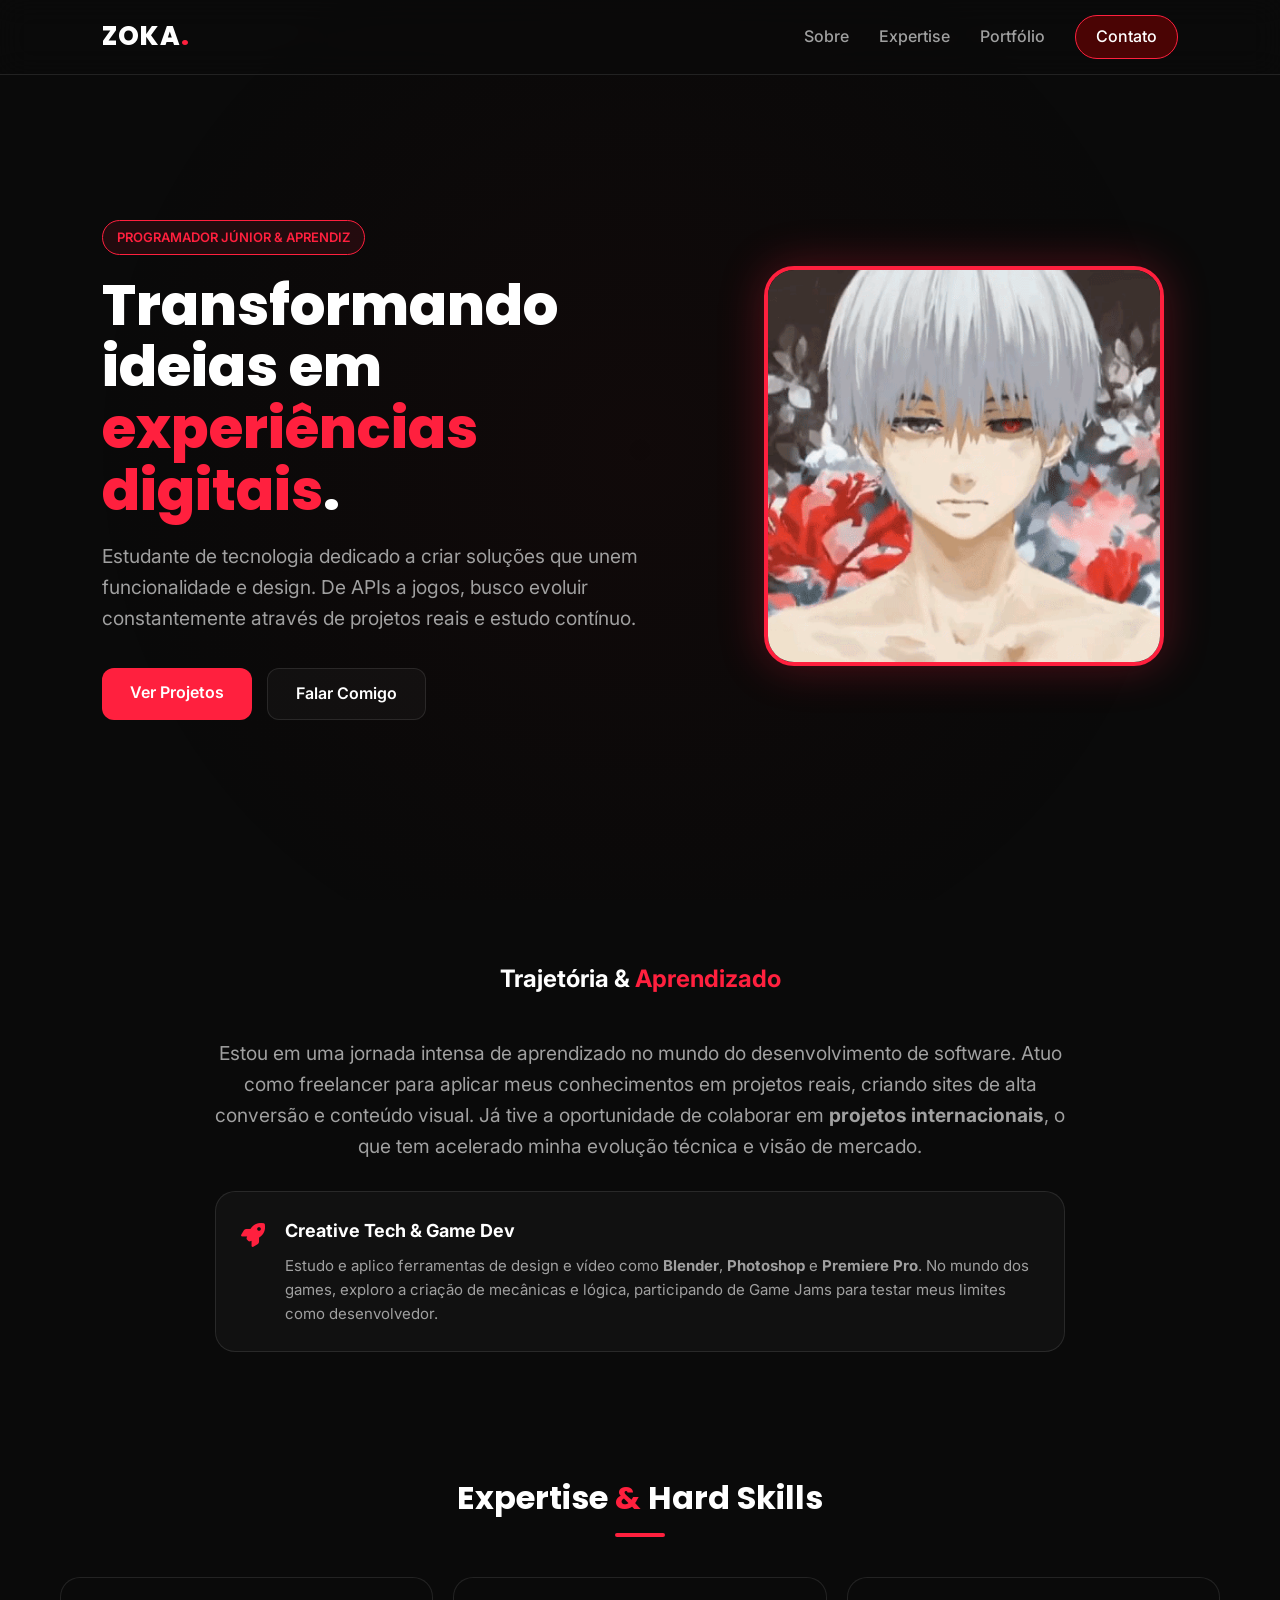
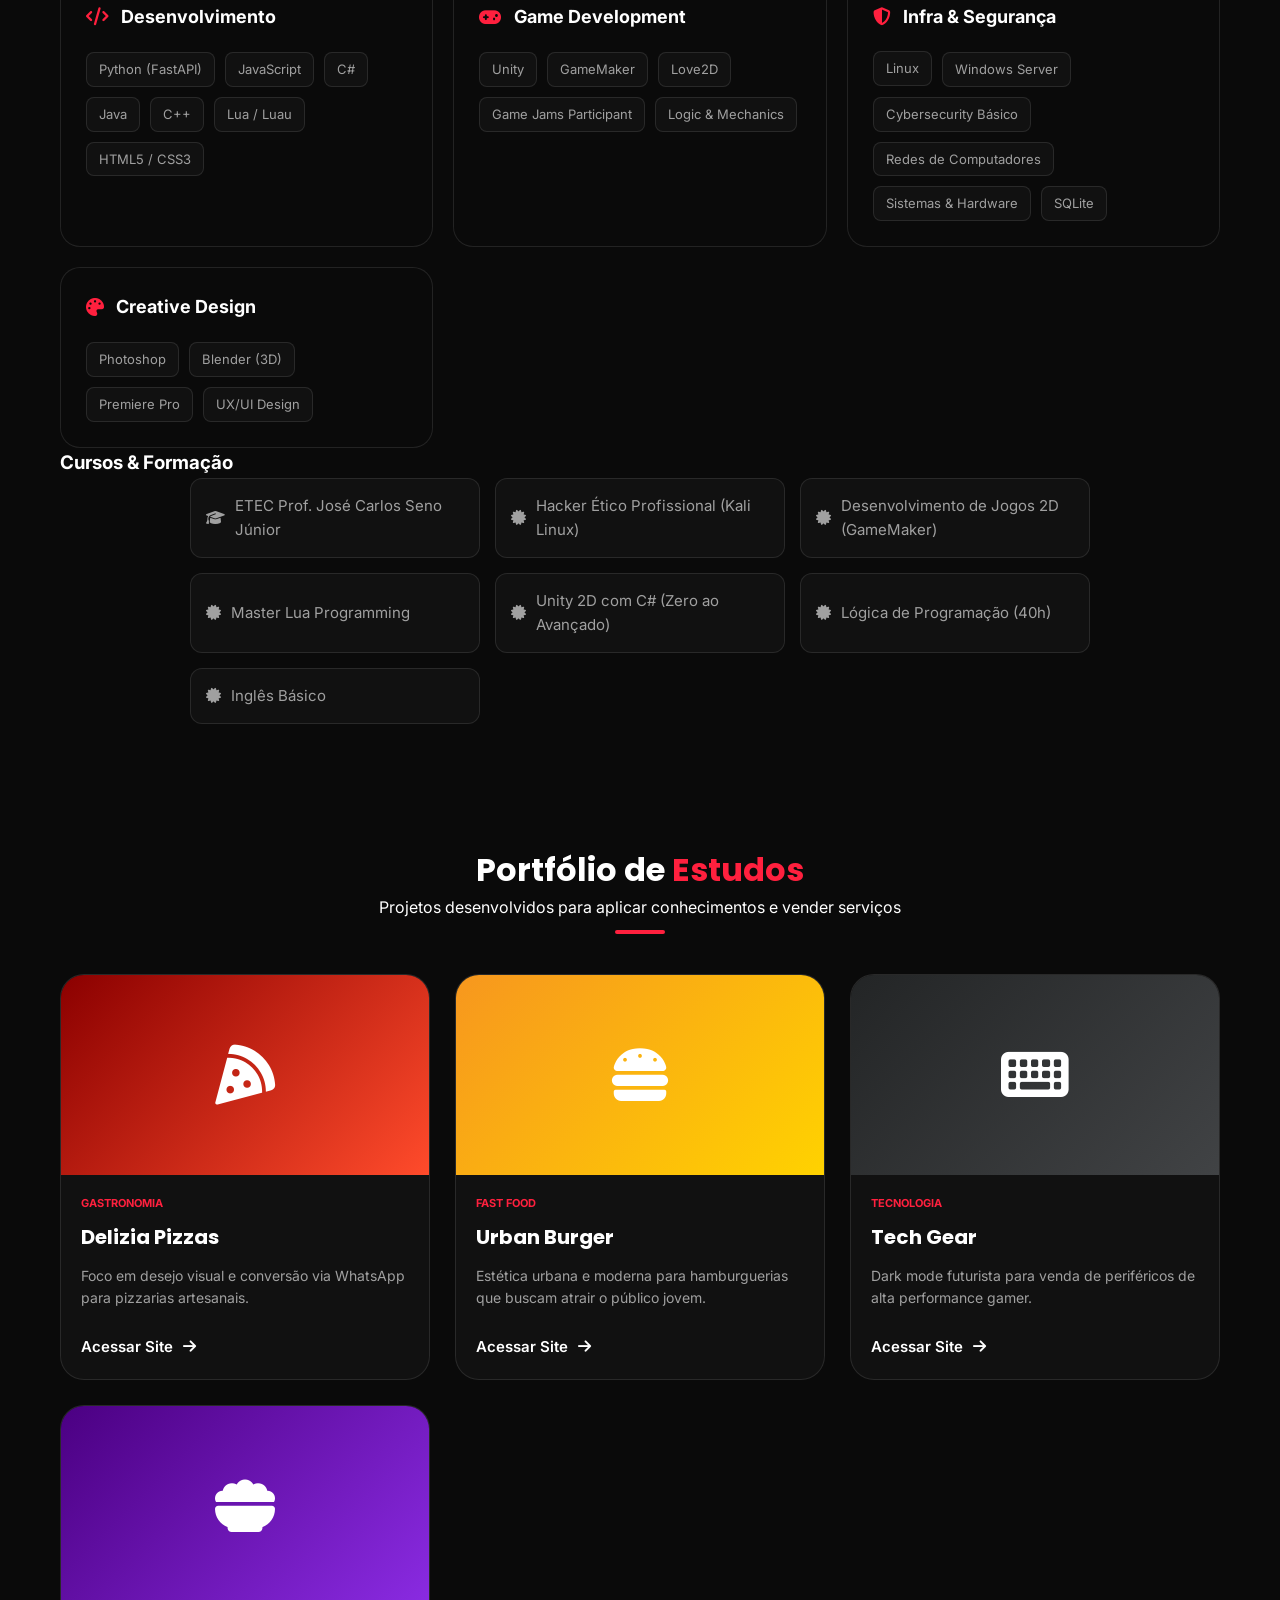
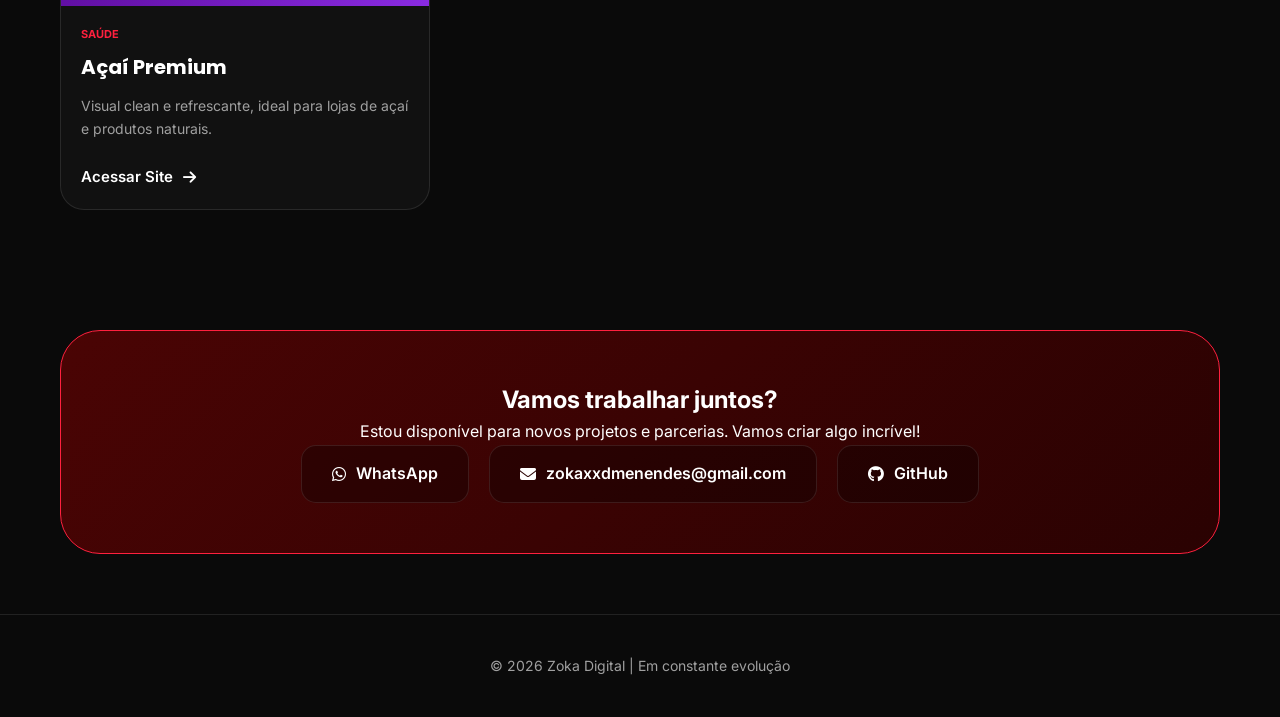
<file: index.html>
<!DOCTYPE html>
<html lang="pt-br">
<head>
    <meta charset="UTF-8">
    <title>Redirecionando...</title>
    
    <meta http-equiv="refresh" content="0; url=ZokaHub/index.html">
    <script>
        
        window.location.href = "ZokaHub/index.html";
    </script>
</head>
<body style="background-color: #0a0a0a; color: white; font-family: sans-serif; display: flex; justify-content: center; align-align: center; height: 100vh; margin: 0;">
    <p>Carregando portfólio...</p>
</body>
</html>
</file>
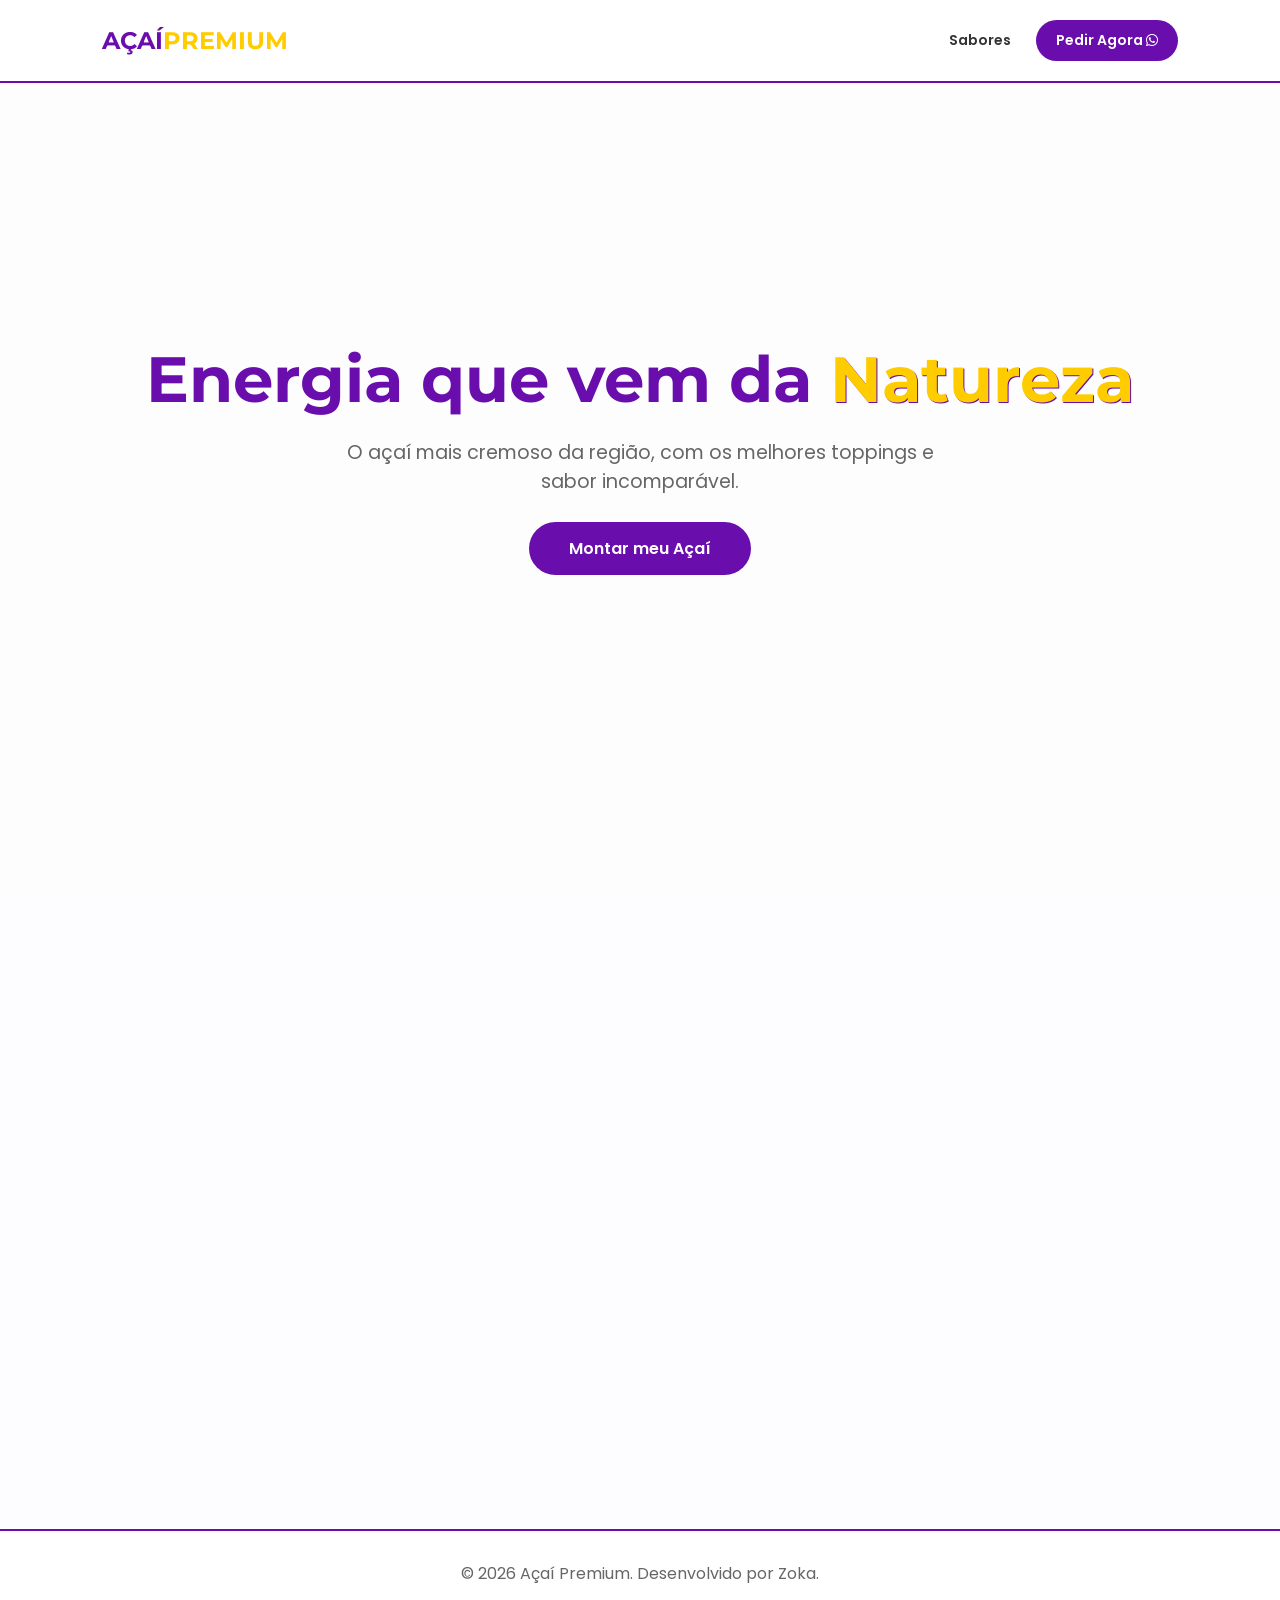
<file: acai/index.html>
<!DOCTYPE html>
<html lang="pt-br">
<head>
    <meta charset="UTF-8">
    <meta name="viewport" content="width=device-width, initial-scale=1.0">
    <title>Açaí Premium | Energia Natural</title>
    <link rel="stylesheet" href="style.css">
    <link href="https://fonts.googleapis.com/css2?family=Poppins:wght@300;400;600;700&family=Montserrat:wght@700&display=swap" rel="stylesheet">
    <link rel="stylesheet" href="https://cdnjs.cloudflare.com/ajax/libs/font-awesome/6.4.0/css/all.min.css">
    <link href="https://unpkg.com/aos@2.3.1/dist/aos.css" rel="stylesheet">
</head>
<body>
    <nav>
        <div class="logo">AÇAÍ<span>PREMIUM</span></div>
        <div class="nav-links">
            <a href="#menu">Sabores</a>
            <a href="https://wa.me/5562998443798" class="btn-order">Pedir Agora <i class="fa-brands fa-whatsapp"></i></a>
        </div>
    </nav>

    <header>
        <div class="hero-content" data-aos="fade-up">
            <h1>Energia que vem da <span class="highlight">Natureza</span></h1>
            <p>O açaí mais cremoso da região, com os melhores toppings e sabor incomparável.</p>
            <a href="#menu" class="btn-main">Montar meu Açaí</a>
        </div>
    </header>

    <section id="menu">
        <div class="section-title" data-aos="fade-up">
            <h2>Nossas Combinações</h2>
            <div class="line"></div>
        </div>
        <div class="menu-grid">
            <div class="menu-item" data-aos="zoom-in">
                <div class="product-icon acai-bg"><i class="fa-solid fa-bowl-food"></i></div>
                <h3>Energy Mix</h3>
                <p>Açaí, banana, granola, mel e whey protein.</p>
                <span class="price">R$ 22,00</span>
            </div>
            <div class="menu-item" data-aos="zoom-in" data-aos-delay="100">
                <div class="product-icon acai-bg"><i class="fa-solid fa-bowl-food"></i></div>
                <h3>Tropical Paradise</h3>
                <p>Açaí, morango, manga, kiwi e leite condensdo.</p>
                <span class="price">R$ 25,00</span>
            </div>
            <div class="menu-item" data-aos="zoom-in" data-aos-delay="200">
                <div class="product-icon acai-bg"><i class="fa-solid fa-bowl-food"></i></div>
                <h3>Choco-Love</h3>
                <p>Açaí, Nutella, morango e granulado belga.</p>
                <span class="price">R$ 28,00</span>
            </div>
        </div>
    </section>

    <footer>
        <p>&copy; 2026 Açaí Premium. Desenvolvido por Zoka.</p>
    </footer>

    <script src="https://unpkg.com/aos@2.3.1/dist/aos.js"></script>
    <script>AOS.init();</script>
</body>
</html>
</file>
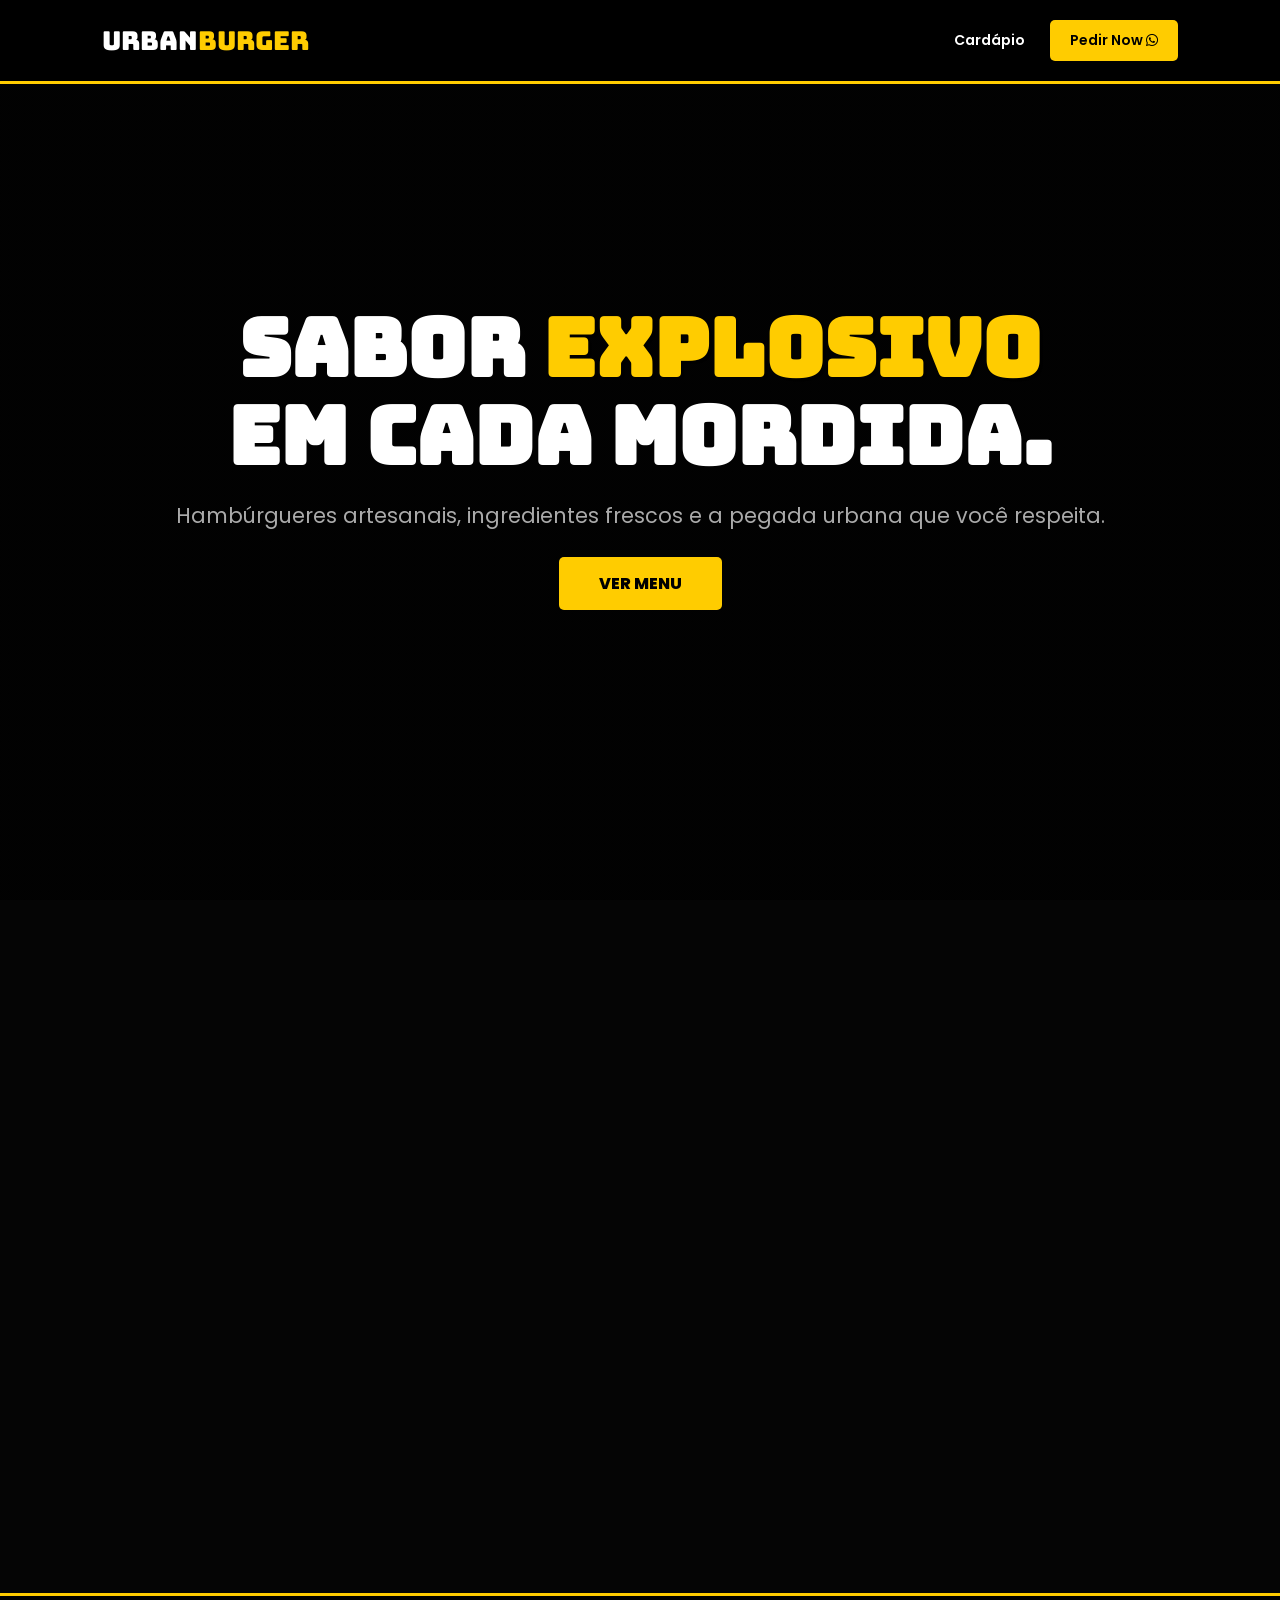
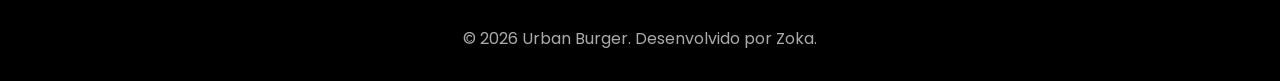
<file: hamburguer/index.html>
<!DOCTYPE html>
<html lang="pt-br">
<head>
    <meta charset="UTF-8">
    <meta name="viewport" content="width=device-width, initial-scale=1.0">
    <title>Urban Burger | Sabor Sem Limites</title>
    <link rel="stylesheet" href="style.css">
    <link href="https://fonts.googleapis.com/css2?family=Bungee&family=Poppins:wght@300;400;600&display=swap" rel="stylesheet">
    <link rel="stylesheet" href="https://cdnjs.cloudflare.com/ajax/libs/font-awesome/6.4.0/css/all.min.css">
    <link href="https://unpkg.com/aos@2.3.1/dist/aos.css" rel="stylesheet">
</head>
<body>
    <nav>
        <div class="logo">URBAN<span>BURGER</span></div>
        <div class="nav-links">
            <a href="#menu">Cardápio</a>
            <a href="https://wa.me/5562998443798" class="btn-order">Pedir Now <i class="fa-brands fa-whatsapp"></i></a>
        </div>
    </nav>

    <header>
        <div class="hero-content" data-aos="fade-right">
            <h1>Sabor <span class="highlight">Explosivo</span> <br>em cada mordida.</h1>
            <p>Hambúrgueres artesanais, ingredientes frescos e a pegada urbana que você respeita.</p>
            <a href="#menu" class="btn-main">Ver Menu</a>
        </div>
    </header>

    <section id="menu">
        <div class="section-title" data-aos="fade-up">
            <h2>O Cardápio</h2>
            <div class="line"></div>
        </div>
        <div class="menu-grid">
            <div class="menu-item" data-aos="flip-left">
                <div class="product-icon burger-bg"><i class="fa-solid fa-burger"></i></div>
                <h3>Classic Urban</h3>
                <p>Bacon crocante, cheddar derretido, alface, tomate e molho secreto da casa.</p>
                <span class="price">R$ 32,00</span>
            </div>
            <div class="menu-item" data-aos="flip-left" data-aos-delay="100">
                <div class="product-icon burger-bg"><i class="fa-solid fa-burger"></i></div>
                <h3>Monster Burger</h3>
                <p>Dois blends de 180g, triplo cheddar, cebola caramelizada e pão brioche.</p>
                <span class="price">R$ 45,00</span>
            </div>
            <div class="menu-item" data-aos="flip-left" data-aos-delay="200">
                <div class="product-icon burger-bg"><i class="fa-solid fa-burger"></i></div>
                <h3>Green Urban</h3>
                <p>Hambúrguer de grão de bico, maionese de ervas, rúcula e tomate seco.</p>
                <span class="price">R$ 28,00</span>
            </div>
        </div>
    </section>

    <footer>
        <p>&copy; 2026 Urban Burger. Desenvolvido por Zoka.</p>
    </footer>

    <script src="https://unpkg.com/aos@2.3.1/dist/aos.js"></script>
    <script>AOS.init();</script>
</body>
</html>
</file>
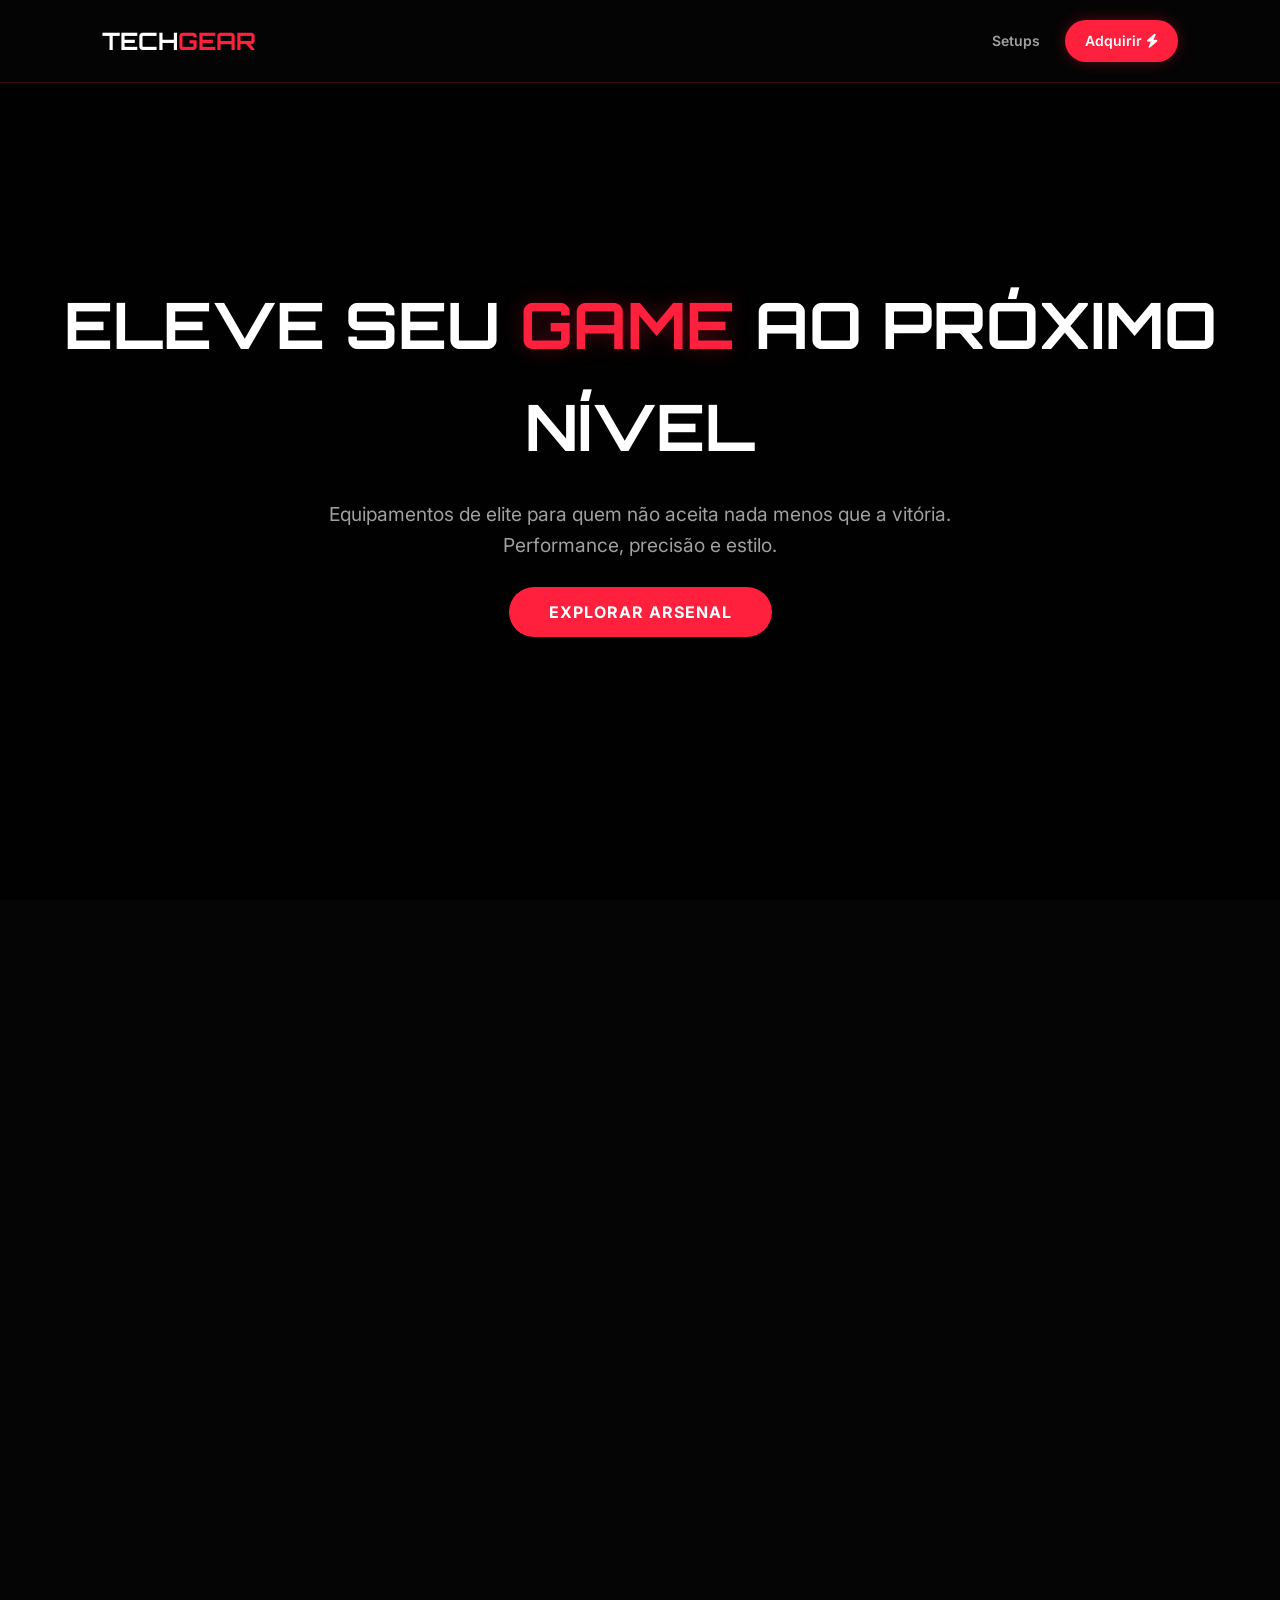
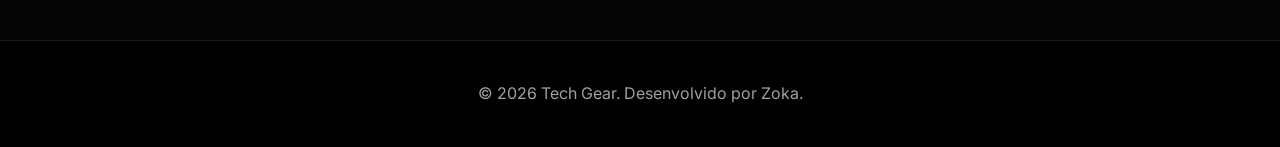
<file: perifericos/index.html>
<!DOCTYPE html>
<html lang="pt-br">
<head>
    <meta charset="UTF-8">
    <meta name="viewport" content="width=device-width, initial-scale=1.0">
    <title>Tech Gear | Elite Performance</title>
    <link rel="stylesheet" href="style.css">
    <link href="https://fonts.googleapis.com/css2?family=Orbitron:wght@400;700&family=Inter:wght@300;400;600&display=swap" rel="stylesheet">
    <link rel="stylesheet" href="https://cdnjs.cloudflare.com/ajax/libs/font-awesome/6.4.0/css/all.min.css">
    <link href="https://unpkg.com/aos@2.3.1/dist/aos.css" rel="stylesheet">
</head>
<body>
    <nav>
        <div class="logo">TECH<span>GEAR</span></div>
        <div class="nav-links">
            <a href="#setup">Setups</a>
            <a href="https://wa.me/5562998443798" class="btn-order">Adquirir <i class="fa-solid fa-bolt"></i></a>
        </div>
    </nav>

    <header>
        <div class="hero-content" data-aos="zoom-out">
            <h1>Eleve seu <span class="highlight">Game</span> ao Próximo Nível</h1>
            <p>Equipamentos de elite para quem não aceita nada menos que a vitória. Performance, precisão e estilo.</p>
            <a href="#setup" class="btn-main">Explorar Arsenal</a>
        </div>
    </header>

    <section id="setup">
        <div class="section-title" data-aos="fade-up">
            <h2>Arsenal de Elite</h2>
            <div class="line"></div>
        </div>
        <div class="menu-grid">
            <div class="menu-item" data-aos="fade-right">
                <div class="product-icon tech-bg"><i class="fa-solid fa-keyboard"></i></div>
                <h3>Mechanical Keyboard RGB</h3>
                <p>Switches oratórios, latência zero e iluminação customizável.</p>
                <span class="price">R$ 899,00</span>
            </div>
            <div class="menu-item" data-aos="fade-up">
                <div class="product-icon tech-bg"><i class="fa-solid fa-mouse"></i></div>
                <h3>Precision Mouse 16K DPI</h3>
                <p>Sensor óptico de elite, peso ultra-leve e ergonomia pro.</p>
                <span class="price">R$ 450,00</span>
            </div>
            <div class="menu-item" data-aos="fade-left">
                <div class="product-icon tech-bg"><i class="fa-solid fa-headset"></i></div>
                <h3>Surround Headset 7.1</h3>
                <p>Áudio espacial imersivo e cancelamento de ruído ativo.</p>
                <span class="price"> R$ 620,00</span>
            </div>
        </div>
    </section>

    <footer>
        <p>&copy; 2026 Tech Gear. Desenvolvido por Zoka.</p>
    </footer>

    <script src="https://unpkg.com/aos@2.3.1/dist/aos.js"></script>
    <script>AOS.init();</script>
</body>
</html>
</file>
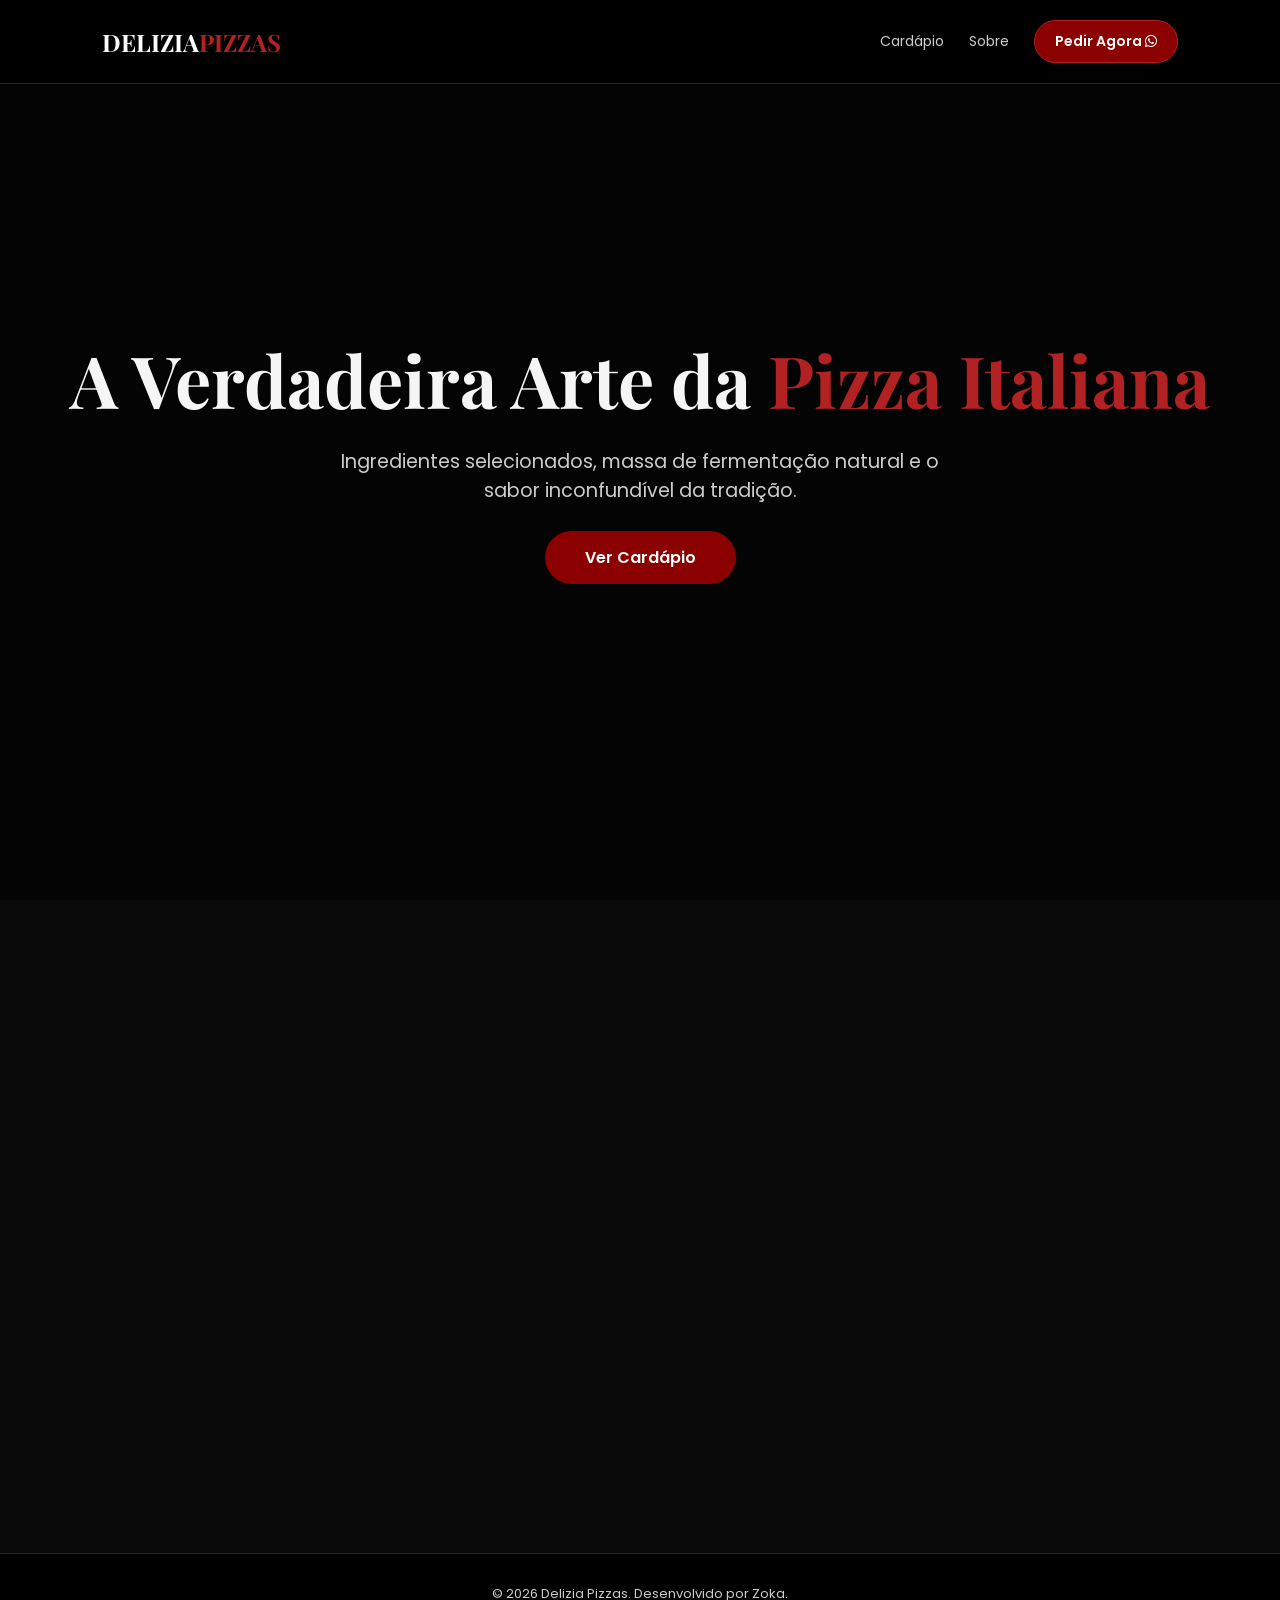
<file: pizzaria/index.html>
<!DOCTYPE html>
<html lang="pt-br">
<head>
    <meta charset="UTF-8">
    <meta name="viewport" content="width=device-width, initial-scale=1.0">
    <title>Delizia Pizzas | Sabor Artesanal</title>
    <link rel="stylesheet" href="style.css">
    <link href="https://fonts.googleapis.com/css2?family=Playfair+Display:wght@700&family=Poppins:wght@300;400;600&display=swap" rel="stylesheet">
    <link rel="stylesheet" href="https://cdnjs.cloudflare.com/ajax/libs/font-awesome/6.4.0/css/all.min.css">
    <link href="https://unpkg.com/aos@2.3.1/dist/aos.css" rel="stylesheet">
</head>
<body>
    <nav>
        <div class="logo">DELIZIA<span>PIZZAS</span></div>
        <div class="nav-links">
            <a href="#menu">Cardápio</a>
            <a href="#sobre">Sobre</a>
            <a href="https://wa.me/5562998443798" class="btn-order">Pedir Agora <i class="fa-brands fa-whatsapp"></i></a>
        </div>
    </nav>

    <header>
        <div class="hero-content" data-aos="fade-up">
            <h1>A Verdadeira Arte da <span class="highlight">Pizza Italiana</span></h1>
            <p>Ingredientes selecionados, massa de fermentação natural e o sabor inconfundível da tradição.</p>
            <a href="#menu" class="btn-main">Ver Cardápio</a>
        </div>
    </header>

    <section id="menu">
        <div class="section-title" data-aos="fade-up">
            <h2>Nossas Especialidades</h2>
            <div class="line"></div>
        </div>
        <div class="menu-grid">
            <div class="menu-item" data-aos="fade-up">
                <div class="product-icon pizza-bg"><i class="fa-solid fa-pizza-slice"></i></div>
                <h3>Margherita Speciale</h3>
                <p>Molho de tomate italiano, mussarela de búfala, manjericão fresco e azeite extravirgem.</p>
                <span class="price">R$ 54,90</span>
            </div>
            <div class="//-S-S-S-S-T-T-O-P-S-T-O-P
            <div class="menu-item" data-aos="fade-up" data-aos-delay="100">
                <div class="product-icon pizza-bg"><i class="fa-solid fa-pizza-slice"></i></div>
                <h3>Pepperoni Premium</h3>
                <p>Pepperoni americano crocante, mussarela fundida e um toque de orégano.</p>
                <span class="price">R$ 59,90</span>
            </div>
            <div class="menu-item" data-aos="fade-up" data-//-S-S-S-S-T-T-O-P-S-T-O-P
            <div class="menu-item" data-aos="fade-up" data-aos-delay="200">
                <div class="product-icon pizza-bg"><i class="fa-solid fa-pizza-slice"></i></div>
                <h3>Quatro Queijos Real</h3>
                <p>Blend exclusivo de Gorgonzola, Parmesão, Provolone e Mussarela.</p>
                <span class="price">R$ 62,90</span>
            </div>
        </div>
    </section>

    <footer>
        <p>&copy; 2026 Delizia Pizzas. Desenvolvido por Zoka.</p>
    </footer>

    <script src="https://unpkg.com/aos@2.3.1/dist/aos.js"></script>
    <script>AOS.init();</script>
</body>
</html>
</file>
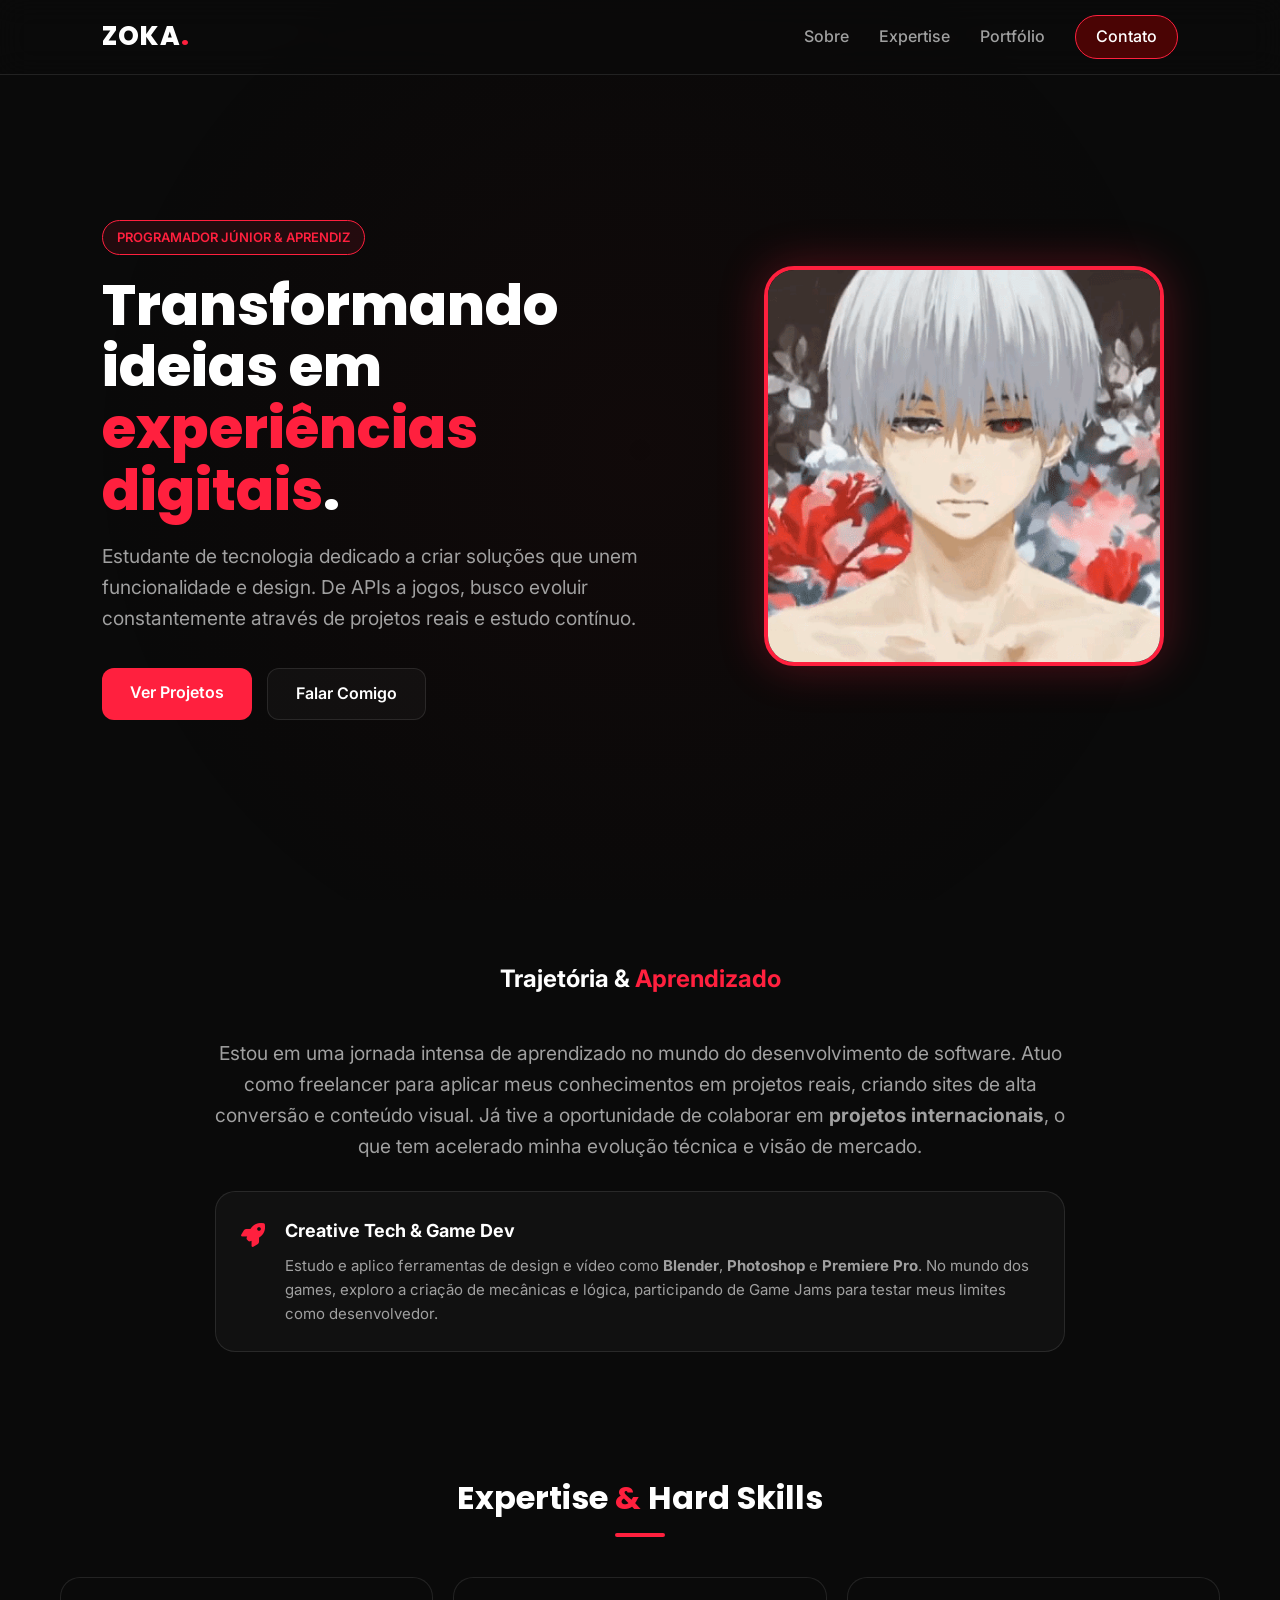
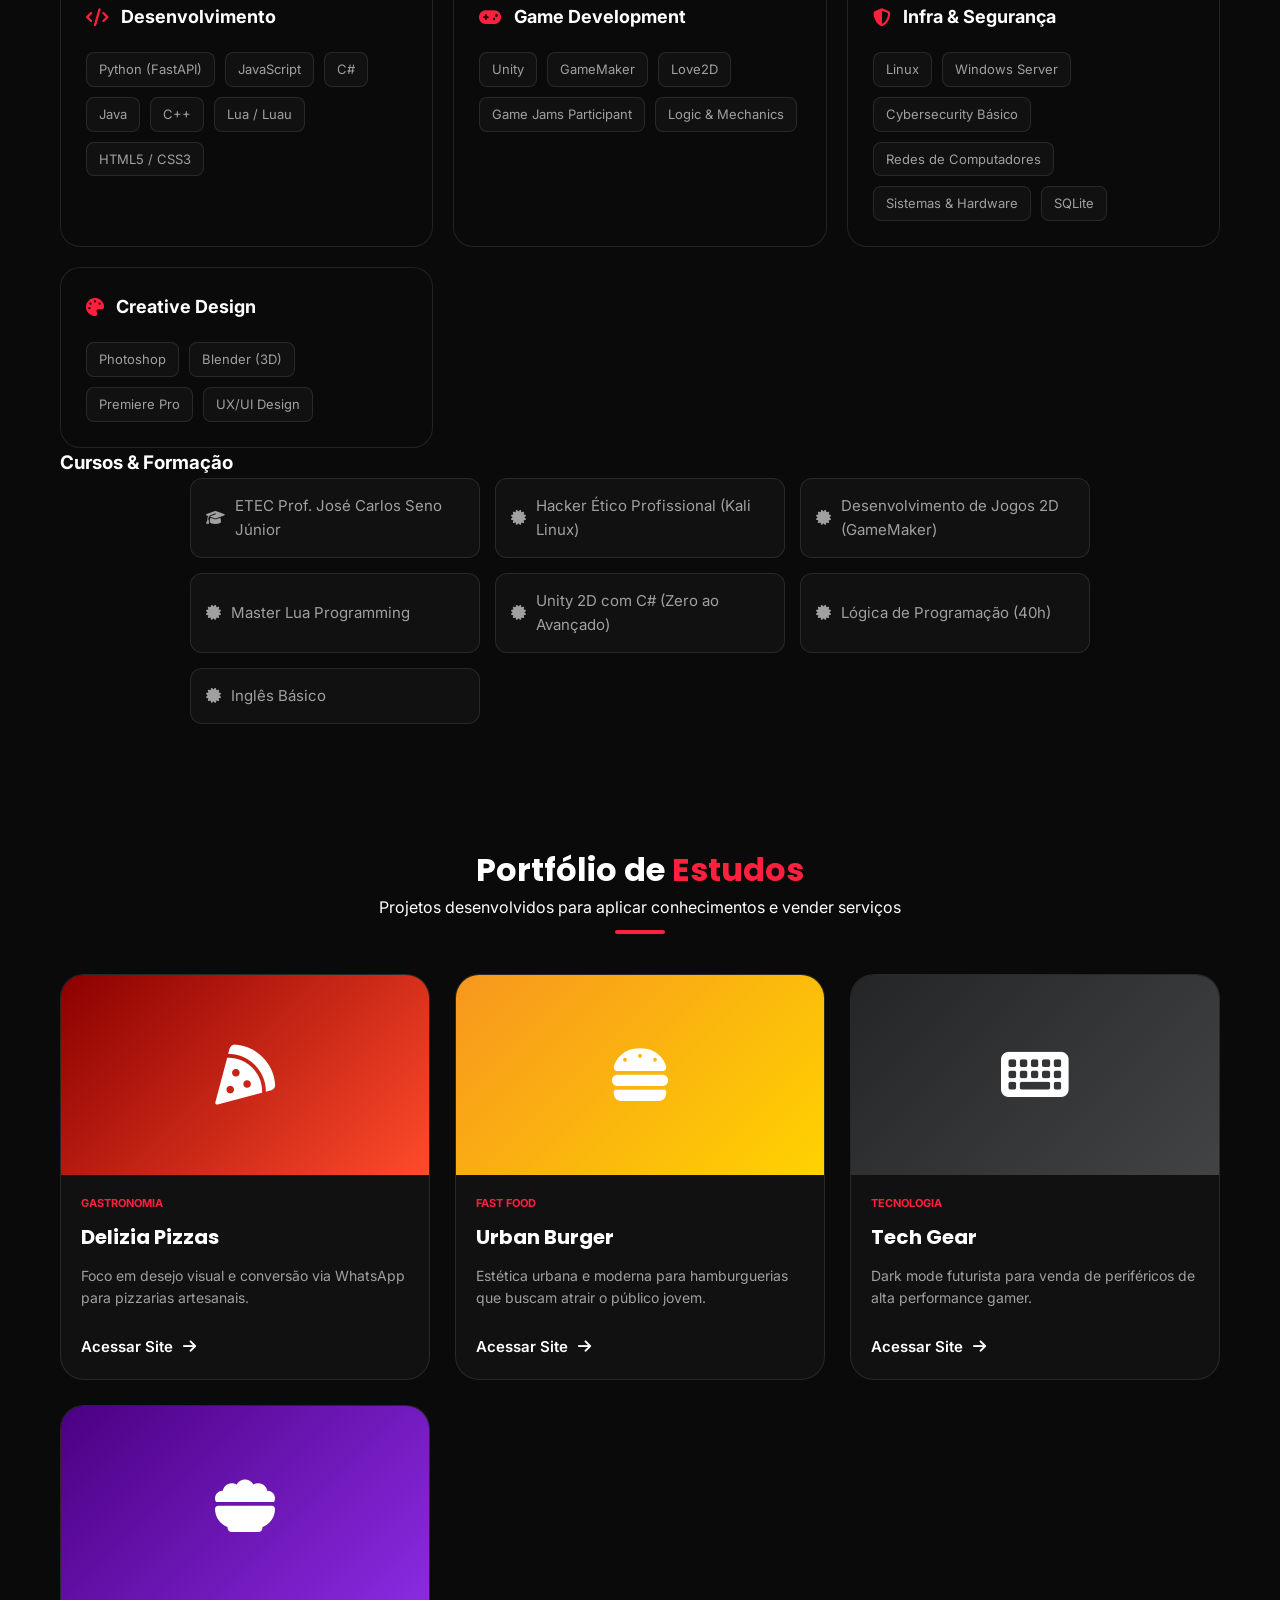
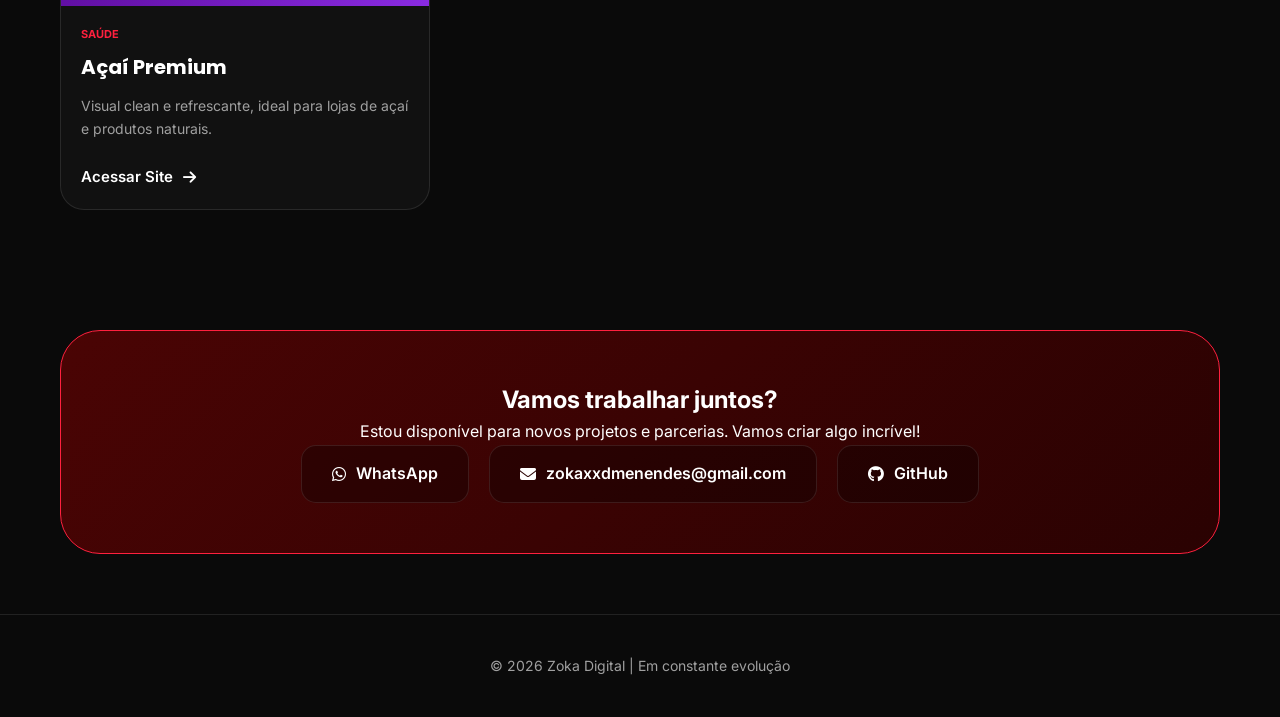
<file: ZokaHub/index.html>
<!DOCTYPE html>
<html lang="pt-br">
<head>
    <meta charset="UTF-8">
    <meta name="viewport" content="width=device-width, initial-scale=1.0">
    <title>Zoka | Programador Júnior & Aprendiz</title>
    <link rel="stylesheet" href="style.css">
    <link href="https://fonts.googleapis.com/css2?family=Inter:wght@300;400;600;700&family=Poppins:wght@600;700;800&display=swap" rel="stylesheet">
    <link rel="stylesheet" href="https://cdnjs.cloudflare.com/ajax/libs/font-awesome/6.4.0/css/all.min.css">
    <link href="https://unpkg.com/aos@2.3.1/dist/aos.css" rel="stylesheet">
</head>
<body>
    <div class="glow"></div>
    <nav>
        <div class="logo">ZOKA<span class="dot">.</span></div>
        <div class="nav-links">
            <a href="#sobre">Sobre</a>
            <a href="#expertise">Expertise</a>
            <a href="#projetos">Portfólio</a>
            <a href="#contato" class="btn-nav">Contato</a>
        </div>
    </nav>
    <header>
        <div class="hero-container">
            <div class="hero-text" data-aos="fade-right">
                <span class="badge">Programador Júnior & Aprendiz</span>
                <h1>Transformando ideias em <span class="highlight">experiências digitais</span>.</h1>
                <p>Estudante de tecnologia dedicado a criar soluções que unem funcionalidade e design. De APIs a jogos, busco evoluir constantemente através de projetos reais e estudo contínuo.</p>
                <div class="hero-actions">
                    <a href="#projetos" class="btn-primary">Ver Projetos</a>
                    <a href="#contato" class="btn-secondary">Falar Comigo</a>
                </div>
            </div>
            <div class="hero-image" data-aos="fade-left">
                <img src="foto.gif" alt="Zoka" class="profile-img">
            </div>
        </div>
    </header>
    <section id="sobre">
        <div class="container">
            <div class="about-grid">
                <div class="about-info" data-aos="fade-up">
                    <h2 class="section-title">Trajetória & <span class="highlight">Aprendizado</span></h2>
                    <p class="about-desc">
                        Estou em uma jornada intensa de aprendizado no mundo do desenvolvimento de software. Atuo como freelancer para aplicar meus conhecimentos em projetos reais, criando sites de alta conversão e conteúdo visual. Já tive a oportunidade de colaborar em <strong>projetos internacionais</strong>, o que tem acelerado minha evolução técnica e visão de mercado.
                    </p>
                    <div class="experience-card" data-aos="fade-up" data-aos-delay="100">
                        <div class="exp-icon"><i class="fa-solid fa-rocket"></i></div>
                        <div class="exp-text">
                            <h3 class="exp-title">Creative Tech & Game Dev</h3>
                            <p>Estudo e aplico ferramentas de design e vídeo como <strong>Blender</strong>, <strong>Photoshop</strong> e <strong>Premiere Pro</strong>. No mundo dos games, exploro a criação de mecânicas e lógica, participando de Game Jams para testar meus limites como desenvolvedor.</p>
                        </div>
                    </div>
                </div>
            </div>
        </div>
    </section>
    <section id="expertise" class="dark-section">
        <div class="container">
            <div class="section-title center" data-aos="fade-up">
                <h2>Expertise <span class="highlight">&</span> Hard Skills</h2>
                <div class="line"></div>
            </div>
            <div class="expertise-grid">
                <div class="skill-block" data-aos="zoom-in">
                    <div class="block-title"><i class="fa-solid fa-code"></i> Desenvolvimento</div>
                    <div class="pills-container">
                        <span class="pill">Python (FastAPI)</span>
                        <span class="pill">JavaScript</span>
                        <span class="pill">C#</span>
                        <span class="pill">Java</span>
                        <span class="pill">C++</span>
                        <span class="pill">Lua / Luau</span>
                        <span class="pill">HTML5 / CSS3</span>
                    </div>
                </div>
                <div class="skill-block" data-aos="zoom-in" data-aos-delay="100">
                    <div class="block-title"><i class="fa-solid fa-gamepad"></i> Game Development</div>
                    <div class="pills-container">
                        <span class="pill">Unity</span>
                        <span class="pill">GameMaker</span>
                        <span class="pill">Love2D</span>
                        <span class="pill">Game Jams Participant</span>
                        <span class="pill">Logic & Mechanics</span>
                    </div>
                </div>
                <div class="skill-block" data-aos="zoom-in" data-aos-delay="200">
                    <div class="block-title"><i class="fa-solid fa-shield-halved"></i> Infra & Segurança</div>
                    <div class="pills-container">
                        <span class="pill">Linux</span>
                        <span class="pill">Windows Server</span>
                        <span class="pill">Cybersecurity Básico</span>
                        <span class="pill">Redes de Computadores</span>
                        <span class="pill">Sistemas & Hardware</span>
                        <span class="pill">SQLite</span>
                    </div>
                </div>
                <div class="skill-block" data-aos="zoom-in" data-aos-delay="300">
                    <div class="block-title"><i class="fa-solid fa-palette"></i> Creative Design</div>
                    <div class="pills-container">
                        <span class="pill">Photoshop</span>
                        <span class="pill">Blender (3D)</span>
                        <span class="pill">Premiere Pro</span>
                        <span class="pill">UX/UI Design</span>
                    </div>
                </div>
            </div>
            <div class="courses-container" data-aos="fade-up">
                <h3 class="courses-title">Cursos & Formação</h3>
                <div class="courses-grid">
                    <div class="course-item"><i class="fa-solid fa-graduation-cap"></i> ETEC Prof. José Carlos Seno Júnior</div>
                    <div class="course-item"><i class="fa-solid fa-certificate"></i> Hacker Ético Profissional (Kali Linux)</div>
                    <div class="course-item"><i class="fa-solid fa-certificate"></i> Desenvolvimento de Jogos 2D (GameMaker)</div>
                    <div class="course-item"><i class="fa-solid fa-certificate"></i> Master Lua Programming</div>
                    <div class="course-item"><i class="fa-solid fa-certificate"></i> Unity 2D com C# (Zero ao Avançado)</div>
                    <div class="course-item"><i class="fa-solid fa-certificate"></i> Lógica de Programação (40h)</div>
                    <div class="course-item"><i class="fa-solid fa-certificate"></i> Inglês Básico</div>
                </div>
            </div>
        </div>
    </section>
    <section id="projetos">
        <div class="container">
            <div class="section-title center" data-aos="fade-up">
                <h2>Portfólio de <span class="highlight">Estudos</span></h2>
                <p>Projetos desenvolvidos para aplicar conhecimentos e vender serviços</p>
                <div class="line"></div>
            </div>
            <div class="projects-grid">
                <div class="case-card" data-aos="fade-up">
                    <div class="case-img project-placeholder pizza">
                        <i class="fa-solid fa-pizza-slice"></i>
                    </div>
                    <div class="case-content">
                        <span class="case-tag">Gastronomia</span>
                        <h3>Delizia Pizzas</h3>
                        <p>Foco em desejo visual e conversão via WhatsApp para pizzarias artesanais.</p>
                        <a href="../pizzaria/index.html" class="case-link">Acessar Site <i class="fa-solid fa-arrow-right"></i></a>
                    </div>
                </div>
                <div class="case-card" data-aos="fade-up" data-aos-delay="100">
                    <div class="case-img project-placeholder burger">
                        <i class="fa-solid fa-burger"></i>
                    </div>
                    <div class="case-content">
                        <span class="case-tag">Fast Food</span>
                        <h3>Urban Burger</h3>
                        <p>Estética urbana e moderna para hamburguerias que buscam atrair o público jovem.</p>
                        <a href="../hamburguer/index.html" class="case-link">Acessar Site <i class="fa-solid fa-arrow-right"></i></a>
                    </div>
                </div>
                <div class="case-card" data-aos="fade-up" data-aos-delay="200">
                    <div class="case-img project-placeholder tech">
                        <i class="fa-solid fa-keyboard"></i>
                    </div>
                    <div class="case-content">
                        <span class="case-tag">Tecnologia</span>
                        <h3>Tech Gear</h3>
                        <p>Dark mode futurista para venda de periféricos de alta performance gamer.</p>
                        <a href="../perifericos/index.html" class="case-link">Acessar Site <i class="fa-solid fa-arrow-right"></i></a>
                    </div>
                </div>
                <div class="case-card" data-aos="fade-up" data-aos-delay="300">
                    <div class="case-img project-placeholder acai">
                        <i class="fa-solid fa-bowl-food"></i>
                    </div>
                    <div class="case-content">
                        <span class="case-tag">Saúde</span>
                        <h3>Açaí Premium</h3>
                        <p>Visual clean e refrescante, ideal para lojas de açaí e produtos naturais.</p>
                        <a href="../acai/index.html" class="case-link">Acessar Site <i class="fa-solid fa-arrow-right"></i></a>
                    </div>
                </div>
            </div>
        </div>
    </section>
    <section id="contato">
        <div class="container">
            <div class="contact-box" data-aos="zoom-in">
                <h2>Vamos trabalhar juntos?</h2>
                <p>Estou disponível para novos projetos e parcerias. Vamos criar algo incrível!</p>
                <div class="contact-links">
                    <a href="https://wa.me/5562998443798" class="c-link wa"><i class="fa-brands fa-whatsapp"></i> WhatsApp</a>
                    <span class="c-link em"><i class="fa-solid fa-envelope"></i> zokaxxdmenendes@gmail.com</span>
                    <a href="https://github.com/zokaxxd" target="_blank" class="c-link gh"><i class="fa-brands fa-github"></i> GitHub</a>
                </div>
            </div>
        </div>
    </section>
    <footer>
        <p>&copy; 2026 Zoka Digital | Em constante evolução</p>
    </footer>
    <script src="https://unpkg.com/aos@2.3.1/dist/aos.js"></script>
    <script>
        AOS.init({ duration: 800, once: true });
    </script>
</body>
</html>
</file>
<file: acai/style.css>
:root {
    --primary: #6a0dad;
    --primary-light: #a020f0;
    --bg-light: #fdfcfe;
    --bg-card: #ffffff;
    --text-dark: #333;
    --text-muted: #666;
    --transition: all 0.3s ease;
}

* { margin: 0; padding: 0; box-sizing: border-box; }

body {
    background-color: var(--bg-light);
    color: var(--text-dark);
    font-family: 'Poppins', sans-serif;
}

nav {
    display: flex;
    justify-content: space-between;
    align-items: center;
    padding: 20px 8%;
    position: fixed;
    width: 100%;
    top: 0;
    z-index: 100;
    background: rgba(255,255,255,0.9);
    backdrop-filter: blur(10px);
    border-bottom: 2px solid var(--primary);
}

.logo {
    font-family: 'Montserrat', sans-serif;
    font-size: 24px;
    font-weight: 700;
    color: var(--primary);
}

.logo span { color: #ffcc00; }

.nav-links { display: flex; align-items: center; gap: 25px; }
.nav-links a { text-decoration: none; color: var(--text-dark); transition: var(--transition); font-size: 14px; font-weight: 600; }
.nav-links a:hover { color: var(--primary-light); }

.btn-order {
    background: var(--primary);
    color: white !important;
    padding: 10px 20px;
    border-radius: 50px;
    font-weight: 600;
}

header {
    height: 100vh;
    background: linear-gradient(rgba(255,255,255,0.4), rgba(255,255,255,0.4)), url('https://images.unsplash.com/photo-1590301157920-B695836f6540?q=80&w=1920');
    background-size: cover;
    background-position: center;
    display: flex;
    align-items: center;
    justify-content: center;
    text-align: center;
}

.hero-content h1 {
    font-family: 'Montserrat', sans-serif;
    font-size: clamp(2.5rem, 6vw, 4rem);
    margin-bottom: 20px;
    color: var(--primary);
}

.highlight { color: #ffcc00; text-shadow: 1px 1px 0px var(--primary); }

.hero-content p {
    font-size: 1.2rem;
    color: var(--text-muted);
    margin-bottom: 40px;
    max-width: 600px;
    margin-left: auto;
    margin-right: auto;
}

.btn-main {
    padding: 15px 40px;
    background: var(--primary);
    color: white;
    text-decoration: none;
    border-radius: 50px;
    font-weight: 600;
    transition: var(--transition);
}

.btn-main:hover { background: var(--primary-light); transform: scale(1.05); }

.section-title {
    text-align: center;
    padding: 80px 0 40px;
}

.section-title h2 { font-family: 'Montserrat', sans-serif; font-size: 36px; color: var(--primary); }
.section-title .line { width: 50px; height: 3px; background: var(--primary); margin: 10px auto; }

.menu-grid {
    display: grid;
    grid-template-columns: repeat(auto-fit, minmax(300px, 1fr));
    gap: 30px;
    padding: 0 8% 80px;
}

.menu-item {
    background: var(--bg-card);
    border-radius: 30px;
    overflow: hidden;
    border: 1px solid #eee;
    transition: var(--transition);
    text-align: center;
    padding-bottom: 20px;
    box-shadow: 0 10px 30px rgba(106, 13, 173, 0.05);
}

.product-icon {
    width: 100%;
    height: 200px;
    display: flex;
    align-items: center;
    justify-content: center;
    font-size: 80px;
    color: white;
    transition: var(--transition);
}

.acai-bg {
    background: linear-gradient(135deg, #4b0082, #8a2be2);
}

.menu-item:hover .product-icon {
    transform: scale(1.05);
}

.menu-item:hover { transform: translateY(-10px); border-color: var(--primary); }

.menu-item h3 { margin: 20px 0 10px; font-family: 'Montserrat', sans-serif; color: var(--primary); }
.menu-item p { color: var(--text-muted); padding: 0 20px; font-size: 14px; margin-bottom: 15px; }
.menu-item .price { color: var(--primary); font-weight: 700; font-size: 20px; }

footer {
    text-align: center;
    padding: 30px;
    background: #fff;
    color: var(--text-muted);
    border-top: 2px solid var(--primary);
}
</file>
<file: hamburguer/style.css>
:root {
    --primary: #ffcc00;
    --primary-dark: #ccaa00;
    --bg-dark: #050505;
    --bg-card: #111;
    --text-main: #ffffff;
    --text-muted: #aaa;
    --transition: all 0.3s ease;
}

* { margin: 0; padding: 0; box-sizing: border-box; }

body {
    background-color: var(--bg-dark);
    color: var(--text-main);
    font-family: 'Poppins', sans-serif;
}

nav {
    display: flex;
    justify-content: space-between;
    align-items: center;
    padding: 20px 8%;
    position: fixed;
    width: 100%;
    top: 0;
    z-index: 100;
    background: rgba(0,0,0,0.95);
    border-bottom: 3px solid var(--primary);
}

.logo {
    font-family: 'Bungee', cursive;
    font-size: 26px;
    color: white;
}

.logo span { color: var(--primary); }

.nav-links { display: flex; align-items: center; gap: 25px; }
.nav-links a { text-decoration: none; color: white; transition: var(--transition); font-size: 14px; font-weight: 600; }
.nav-links a:hover { color: var(--primary); }

.btn-order {
    background: var(--primary);
    color: black !important;
    padding: 10px 20px;
    border-radius: 5px;
    font-weight: 700;
}

header {
    height: 100vh;
    background: linear-gradient(rgba(0,0,0,0.7), rgba(0,0,0,0.7)), url('https://images.unsplash.com/photo-1550317138-10f00ef77c55?q=80&w=1920');
    background-size: cover;
    background-position: center;
    display: flex;
    align-items: center;
    justify-content: center;
    text-align: center;
}

.hero-content h1 {
    font-family: 'Bungee', cursive;
    font-size: clamp(2.5rem, 7vw, 5rem);
    line-height: 1.1;
    margin-bottom: 20px;
}

.highlight { color: var(--primary); text-shadow: 3px 3px 0px #000; }

.hero-content p {
    font-size: 1.3rem;
    color: var(--text-muted);
    margin-bottom: 40px;
}

.btn-main {
    padding: 15px 40px;
    background: var(--primary);
    color: black;
    text-decoration: none;
    border-radius: 5px;
    font-weight: 800;
    text-transform: uppercase;
    transition: var(--transition);
}

.btn-main:hover { background: white; transform: scale(1.1); }

.section-title {
    text-align: center;
    padding: 80px 0 40px;
}

.section-title h2 { font-family: 'Bungee', cursive; font-size: 36px; color: var(--primary); }
.section-title .line { width: 80px; height: 6px; background: var(--primary); margin: 10px auto; }

.menu-grid {
    display: grid;
    grid-template-columns: repeat(auto-fit, minmax(300px, 1fr));
    gap: 30px;
    padding: 0 8% 80px;
}

.menu-item {
    background: var(--bg-card);
    border: 2px solid #222;
    border-radius: 10px;
    overflow: hidden;
    transition: var(--transition);
    text-align: center;
    padding-bottom: 20px;
}

.product-icon {
    width: 100%;
    height: 250px;
    display: flex;
    align-items: center;
    justify-content: center;
    font-size: 80px;
    color: white;
    transition: var(--transition);
}

.burger-bg {
    background: linear-gradient(135deg, #ffcc00, #ff8800);
}

.menu-item:hover { border-color: var(--primary); transform: rotate(1deg); }
.menu-item:hover .product-icon { transform: scale(1.05); }

.menu-item h3 { margin: 20px 0 10px; font-family: 'Bungee', cursive; }
.menu-item p { color: var(--text-muted); padding: 0 20px; font-size: 14px; margin-bottom: 15px; }
.menu-item .price { color: var(--primary); font-weight: 800; font-size: 22px; }

footer {
    text-align: center;
    padding: 30px;
    background: #000;
    color: var(--text-muted);
    border-top: 3px solid var(--primary);
}

@media (max-width: 768px) {
    .menu-grid { grid-template-columns: 1fr; }
    .hero-content h1 { font-size: 2.5rem; }
}
</file>
<file: perifericos/style.css>
:root {
    --bg-dark: #050505;
    --bg-card: #111;
    --accent-red: #ff203e;
    --accent-glow: rgba(255, 32, 62, 0.3);
    --text-white: #ffffff;
    --text-muted: #a0a0a0;
    --transition: all 0.3s ease;
}

* { margin: 0; padding: 0; box-sizing: border-box; }

body {
    background-color: var(--bg-dark);
    color: var(--text-white);
    font-family: 'Inter', sans-serif;
    line-height: 1.6;
}

nav {
    display: flex;
    justify-content: space-between;
    align-items: center;
    padding: 20px 8%;
    position: fixed;
    width: 100%;
    top: 0;
    z-index: 100;
    background: rgba(5, 5, 5, 0.8);
    backdrop-filter: blur(10px);
    border-bottom: 1px solid rgba(255, 32, 62, 0.2);
}

.logo {
    font-family: 'Orbitron', sans-serif;
    font-size: 24px;
    font-weight: 700;
    color: var(--text-white);
}

.logo span { color: var(--accent-red); }

.nav-links { display: flex; align-items: center; gap: 25px; }
.nav-links a {
    text-decoration: none;
    color: var(--text-muted);
    transition: var(--transition);
    font-size: 14px;
    font-weight: 600;
}
.nav-links a:hover { color: var(--accent-red); }

.btn-order {
    background: var(--accent-red);
    color: white !important;
    padding: 10px 20px;
    border-radius: 50px;
    font-weight: 600;
    box-shadow: 0 0 15px var(--accent-glow);
}

header {
    height: 100vh;
    display: flex;
    align-items: center;
    justify-content: center;
    text-align: center;
    background: linear-gradient(rgba(0,0,0,0.7), rgba(0,0,0,0.7)), url('https://images.unsplash.com/photo-1542751371-adc38448a05e?q=80&w=1920');
    background-size: cover;
    background-position: center;
}

.hero-content h1 {
    font-family: 'Orbitron', sans-serif;
    font-size: clamp(2.5rem, 6vw, 4rem);
    margin-bottom: 20px;
    text-transform: uppercase;
}

.highlight { color: var(--accent-red); text-shadow: 0 0 20px var(--accent-glow); }

.hero-content p {
    font-size: 1.2rem;
    color: var(--text-muted);
    margin-bottom: 40px;
    max-width: 700px;
    margin-left: auto;
    margin-right: auto;
}

.btn-main {
    padding: 15px 40px;
    background: var(--accent-red);
    color: white;
    text-decoration: none;
    border-radius: 50px;
    font-weight: 700;
    transition: var(--transition);
    text-transform: uppercase;
    letter-spacing: 1px;
}

.btn-main:hover { transform: scale(1.05); box-shadow: 0 0 30px var(--accent-glow); }

.section-title {
    text-align: center;
    padding: 80px 0 40px;
}

.section-title h2 {
    font-family: 'Orbitron', sans-serif;
    font-size: 36px;
    color: var(--text-white);
}
.section-title .line {
    width: 60px;
    height: 4px;
    background: var(--accent-red);
    margin: 15px auto;
}

.menu-grid {
    display: grid;
    grid-template-columns: repeat(auto-fit, minmax(300px, 1fr));
    gap: 30px;
    padding: 0 8% 80px;
}

.menu-item {
    background: var(--bg-card);
    border-radius: 20px;
    overflow: hidden;
    border: 1px solid rgba(255,255,255,0.05);
    transition: var(--transition);
    text-align: center;
    padding-bottom: 30px;
    box-shadow: 0 10px 30px rgba(0,0,0,0.5);
}

.product-icon {
    width: 100%;
    height: 250px;
    display: flex;
    align-items: center;
    justify-content: center;
    font-size: 100px;
    color: white;
    transition: var(--transition);
}

.tech-bg {
    background: linear-gradient(135deg, #000000, #434343);
}

.menu-item:hover .product-icon {
    transform: scale(1.05);
}

.menu-item:hover {
    transform: translateY(-10px);
    border-color: var(--accent-red);
    box-shadow: 0 0 20px rgba(255, 32, 62, 0.1);
}

.menu-item h3 {
    margin: 20px 0 10px;
    font-family: 'Orbitron', sans-serif;
    color: var(--text-white);
}
.menu-item p {
    color: var(--text-muted);
    padding: 0 20px;
    font-size: 15px;
    margin-bottom: 20px;
}
.menu-item .price {
    color: var(--accent-red);
    font-weight: 700;
    font-size: 24px;
}

footer {
    text-align: center;
    padding: 40px;
    background: #000;
    color: var(--text-muted);
    border-top: 1px solid rgba(255,255,255,0.1);
}
</file>
<file: pizzaria/style.css>
:root {
    --primary: #8b0000;
    --primary-light: #b22222;
    --bg-dark: #0a0a0a;
    --bg-card: #1a1a1a;
    --text-main: #f5f5f5;
    --text-muted: #cccccc;
    --transition: all 0.3s ease;
}

* { margin: 0; padding: 0; box-sizing: border-box; }

body {
    background-color: var(--bg-dark);
    color: var(--text-main);
    font-family: 'Poppins', sans-serif;
}

nav {
    display: flex;
    justify-content: space-between;
    align-items: center;
    padding: 20px 8%;
    position: fixed;
    width: 100%;
    top: 0;
    z-index: 100;
    background: rgba(0,0,0,0.9);
    backdrop-filter: blur(10px);
    border-bottom: 1px solid var(--primary);
}

.logo {
    font-family: 'Playfair Display', serif;
    font-size: 24px;
    font-weight: 700;
    color: white;
}

.logo span { color: var(--primary-light); }

.nav-links { display: flex; align-items: center; gap: 25px; }
.nav-links a { text-decoration: none; color: var(--text-muted); transition: var(--transition); font-size: 14px; }
.nav-links a:hover { color: var(--primary-light); }

.btn-order {
    background: var(--primary);
    color: white !important;
    padding: 10px 20px;
    border-radius: 50px;
    font-weight: 600;
    border: 1px solid var(--primary-light);
}

header {
    height: 100vh;
    background: linear-gradient(rgba(0,0,0,0.6), rgba(0,0,0,0.6)), url('https://images.unsplash.com/photo-1513104890138-7c749846a850?q=80&w=1920');
    background-size: cover;
    background-position: center;
    display: flex;
    align-items: center;
    justify-content: center;
    text-align: center;
}

.hero-content h1 {
    font-family: 'Playfair Display', serif;
    font-size: clamp(2.5rem, 6vw, 4.5rem);
    margin-bottom: 20px;
}

.highlight { color: var(--primary-light); }

.hero-content p {
    font-size: 1.2rem;
    color: var(--text-muted);
    margin-bottom: 40px;
    max-width: 600px;
    margin-left: auto;
    margin-right: auto;
}

.btn-main {
    padding: 15px 40px;
    background: var(--primary);
    color: white;
    text-decoration: none;
    border-radius: 50px;
    font-weight: 600;
    transition: var(--transition);
}

.btn-main:hover { background: var(--primary-light); transform: scale(1.05); }

.section-title {
    text-align: center;
    padding: 80px 0 40px;
}

.section-title h2 { font-family: 'Playfair Display', serif; font-size: 36px; }
.section-title .line { width: 50px; height: 3px; background: var(--primary); margin: 10px auto; }

.menu-grid {
    display: grid;
    grid-template-columns: repeat(auto-fit, minmax(300px, 1fr));
    gap: 30px;
    padding: 0 8% 80px;
}

.menu-item {
    background: var(--bg-card);
    border-radius: 20px;
    overflow: hidden;
    border: 1px solid #333;
    transition: var(--transition);
    text-align: center;
    padding-bottom: 20px;
}

.product-icon {
    width: 100%;
    height: 200px;
    display: flex;
    align-items: center;
    justify-content: center;
    font-size: 80px;
    color: white;
    transition: var(--transition);
}

.pizza-bg {
    background: linear-gradient(135deg, #8b0000, #ff4b2b);
}

.menu-item:hover { transform: translateY(-10px); border-color: var(--primary); }
.menu-item:hover .product-icon { transform: scale(1.1); }

.menu-item h3 { margin: 20px 0 10px; font-family: 'Playfair Display', serif; }
.menu-item p { color: var(--text-muted); padding: 0 20px; font-size: 14px; margin-bottom: 15px; }
.menu-item .price { color: var(--primary-light); font-weight: 700; font-size: 18px; }

footer {
    text-align: center;
    padding: 30px;
    background: #000;
    color: var(--text-muted);
    font-size: 13px;
    border-top: 1px solid var(--primary);
}

@media (max-width: 768px) {
    .menu-grid { grid-template-columns: 1fr; }
    .hero-content h1 { font-size: 2.5rem; }
}
</file>
<file: ZokaHub/style.css>
:root {
    --bg-main: #0a0a0a;
    --bg-secondary: #111111;
    --accent-wine: #4a0404;
    --accent-red: #ff203e;
    --text-white: #ffffff;
    --text-muted: #a0a0a0;
    --glass: rgba(255, 255, 255, 0.03);
    --border: rgba(255, 255, 255, 0.1);
    --transition: all 0.3s cubic-bezier(0.4, 0, 0.2, 1);
}

* {
    margin: 0;
    padding: 0;
    box-sizing: border-box;
}

body {
    background-color: var(--bg-main);
    color: var(--text-white);
    font-family: 'Inter', sans-serif;
    line-height: 1.6;
    overflow-x: hidden;
    width: 100%;
}

.glow {
    position: fixed;
    top: 0;
    left: 0;
    width: 100%;
    height: 100%;
    background: radial-gradient(circle at 50% 50%, rgba(74, 4, 4, 0.1) 0%, transparent 70%);
    z-index: -1;
    pointer-events: none;
}

nav {
    display: flex;
    justify-content: space-between;
    align-items: center;
    padding: 15px 8%;
    position: fixed;
    width: 100%;
    top: 0;
    z-index: 1000;
    background: rgba(10, 10, 10, 0.9);
    backdrop-filter: blur(15px);
    border-bottom: 1px solid var(--border);
}

.logo {
    font-family: 'Poppins', sans-serif;
    font-size: 26px;
    font-weight: 800;
    letter-spacing: 1px;
}

.logo .dot { color: var(--accent-red); }

.nav-links {
    display: flex;
    align-items: center;
    gap: 30px;
}

.nav-links a {
    text-decoration: none;
    color: var(--text-muted);
    font-size: 16px;
    font-weight: 500;
    transition: var(--transition);
}

.nav-links a:hover { color: var(--accent-red); }

.btn-nav {
    background: var(--accent-wine);
    color: white !important;
    padding: 8px 20px;
    border-radius: 50px;
    border: 1px solid var(--accent-red);
    font-weight: 600;
}

header {
    min-height: 100vh;
    display: flex;
    align-items: center;
    justify-content: center;
    padding: 100px 8% 60px;
}

.hero-container {
    display: grid;
    grid-template-columns: 1.2fr 0.8fr;
    gap: 40px;
    align-items: center;
    max-width: 1200px;
    width: 100%;
}

.badge {
    display: inline-block;
    padding: 6px 14px;
    background: rgba(255, 32, 62, 0.1);
    color: var(--accent-red);
    border: 1px solid var(--accent-red);
    border-radius: 50px;
    font-size: 13px;
    font-weight: 600;
    margin-bottom: 20px;
    text-transform: uppercase;
}

.hero-text h1 {
    font-family: 'Poppins', sans-serif;
    font-size: clamp(2rem, 8vw, 3.5rem);
    font-weight: 800;
    line-height: 1.1;
    margin-bottom: 20px;
}

.highlight { color: var(--accent-red); }

.hero-text p {
    font-size: clamp(1rem, 4vw, 1.2rem);
    color: var(--text-muted);
    margin-bottom: 35px;
    max-width: 600px;
}

.hero-actions {
    display: flex;
    gap: 15px;
}

.btn-primary, .btn-secondary {
    padding: 12px 28px;
    border-radius: 12px;
    text-decoration: none;
    font-weight: 600;
    transition: var(--transition);
    font-size: 16px;
}

.btn-primary { background: var(--accent-red); color: white; }
.btn-secondary { background: var(--glass); color: white; border: 1px solid var(--border); }

.profile-img {
    width: 400px;
    height: 400px;
    object-fit: cover;
    border-radius: 30px;
    border: 4px solid var(--accent-red);
    box-shadow: 0 0 45px rgba(255, 32, 62, 0.3);
}

.container {
    max-width: 1200px;
    margin: 0 auto;
    padding: 0 20px;
    width: 100%;
}

section { padding: 60px 0; }

.section-title { text-align: center; margin-bottom: 40px; }
.section-title h2 {
    font-family: 'Poppins', sans-serif;
    font-size: clamp(1.8rem, 5vw, 32px);
    font-weight: 700;
}
.section-title .line {
    width: 50px;
    height: 4px;
    background: var(--accent-red);
    margin: 10px auto;
    border-radius: 2px;
}

.about-grid {
    display: grid;
    grid-template-columns: 1fr;
    max-width: 850px;
    margin: 0 auto;
}

.about-desc {
    font-size: clamp(1rem, 4vw, 1.2rem);
    color: var(--text-muted);
    text-align: center;
    margin-bottom: 30px;
}

.experience-card {
    background: var(--bg-secondary);
    padding: 25px;
    border-radius: 20px;
    border: 1px solid var(--border);
    display: flex;
    gap: 20px;
    transition: var(--transition);
}

.exp-icon { font-size: 24px; color: var(--accent-red); }
.exp-text h3 { margin-bottom: 8px; font-size: 18px; }
.exp-text p { color: var(--text-muted); font-size: 15px; }

.expertise-grid {
    display: grid;
    grid-template-columns: repeat(auto-fit, minmax(280px, 1fr));
    gap: 20px;
}

.skill-block {
    background: var(--bg-main);
    padding: 25px;
    border-radius: 20px;
    border: 1px solid var(--border);
    transition: var(--transition);
}

.block-title {
    font-size: 18px;
    font-weight: 700;
    margin-bottom: 20px;
    display: flex;
    align-items: center;
    gap: 12px;
    color: var(--text-white);
}

.block-title i { color: var(--accent-red); }

.pills-container {
    display: flex;
    flex-wrap: wrap;
    gap: 10px;
}

.pill {
    background: var(--glass);
    color: var(--text-muted);
    padding: 6px 12px;
    border-radius: 8px;
    font-size: 13px;
    border: 1px solid var(--border);
    transition: var(--transition);
}

.courses-grid {
    display: grid;
    grid-template-columns: repeat(auto-fit, minmax(250px, 1fr));
    gap: 15px;
    max-width: 900px;
    margin: 0 auto;
}

.course-item {
    background: var(--bg-secondary);
    padding: 15px;
    border-radius: 12px;
    border: 1px solid var(--border);
    font-size: 15px;
    display: flex;
    align-items: center;
    gap: 10px;
    color: var(--text-muted);
}

.projects-grid {
    display: grid;
    grid-template-columns: repeat(auto-fit, minmax(300px, 1fr));
    gap: 25px;
}

.case-card {
    background: var(--bg-secondary);
    border-radius: 24px;
    overflow: hidden;
    border: 1px solid var(--border);
    transition: var(--transition);
}

.case-img {
    height: 200px;
    background-size: cover;
    background-position: center;
    display: flex;
    align-items: center;
    justify-content: center;
    font-size: 60px;
    color: white;
}

.project-placeholder.pizza { background: linear-gradient(135deg, #8b0000, #ff4b2b); }
.project-placeholder.burger { background: linear-gradient(135deg, #f7971e, #ffd200); }
.project-placeholder.tech { background: linear-gradient(135deg, #232526, #414345); }
.project-placeholder.acai { background: linear-gradient(135deg, #4b0082, #8a2be2); }

.case-content { padding: 20px; }
.case-tag { font-size: 11px; color: var(--accent-red); font-weight: 700; text-transform: uppercase; display: block; margin-bottom: 8px; }
.case-content h3 { font-family: 'Poppins', sans-serif; margin-bottom: 12px; font-size: 20px; }
.case-content p { color: var(--text-muted); font-size: 14px; margin-bottom: 25px; }
.case-link { text-decoration: none; color: var(--text-white); font-weight: 600; font-size: 15px; display: flex; align-items: center; gap: 10px; }

.contact-box {
    background: linear-gradient(135deg, var(--accent-wine), #2a0202);
    padding: 50px;
    border-radius: 40px;
    text-align: center;
    border: 1px solid var(--accent-red);
}

.contact-links {
    display: flex;
    justify-content: center;
    gap: 20px;
    flex-wrap: wrap;
}

.c-link {
    text-decoration: none;
    color: white;
    padding: 15px 30px;
    border-radius: 15px;
    font-weight: 600;
    background: rgba(0,0,0,0.3);
    border: 1px solid rgba(255,255,255,0.1);
    display: flex;
    align-items: center;
    gap: 10px;
}

footer {
    text-align: center;
    padding: 40px;
    border-top: 1px solid var(--border);
    color: var(--text-muted);
    font-size: 14px;
}

/* MOBILE-FIRST OVERRIDES */
@media (max-width: 992px) {
    .hero-container {
        grid-template-columns: 1fr;
        text-align: center;
    }
    .hero-text { order: 2; }
    .hero-image { order: 1; margin-bottom: 30px; }
    .hero-actions { justify-content: center; }
    .hero-text p { margin: 0 auto 35px auto; }
    .profile-img { width: 300px; height: 300px; }
}

@media (max-width: 768px) {
    nav { padding: 10px 5%; }
    .nav-links { display: none; }

    .hero-text h1 { font-size: 2.2rem !important; }
    .hero-text p { font-size: 1.1rem !important; }

    .section-title h2 { font-size: 26px !important; }
    .about-desc { font-size: 1.1rem !important; }

    .expertise-grid, .projects-grid {
        grid-template-columns: 1fr;
    }

    .container { padding: 0 15px; }
}
</file>
